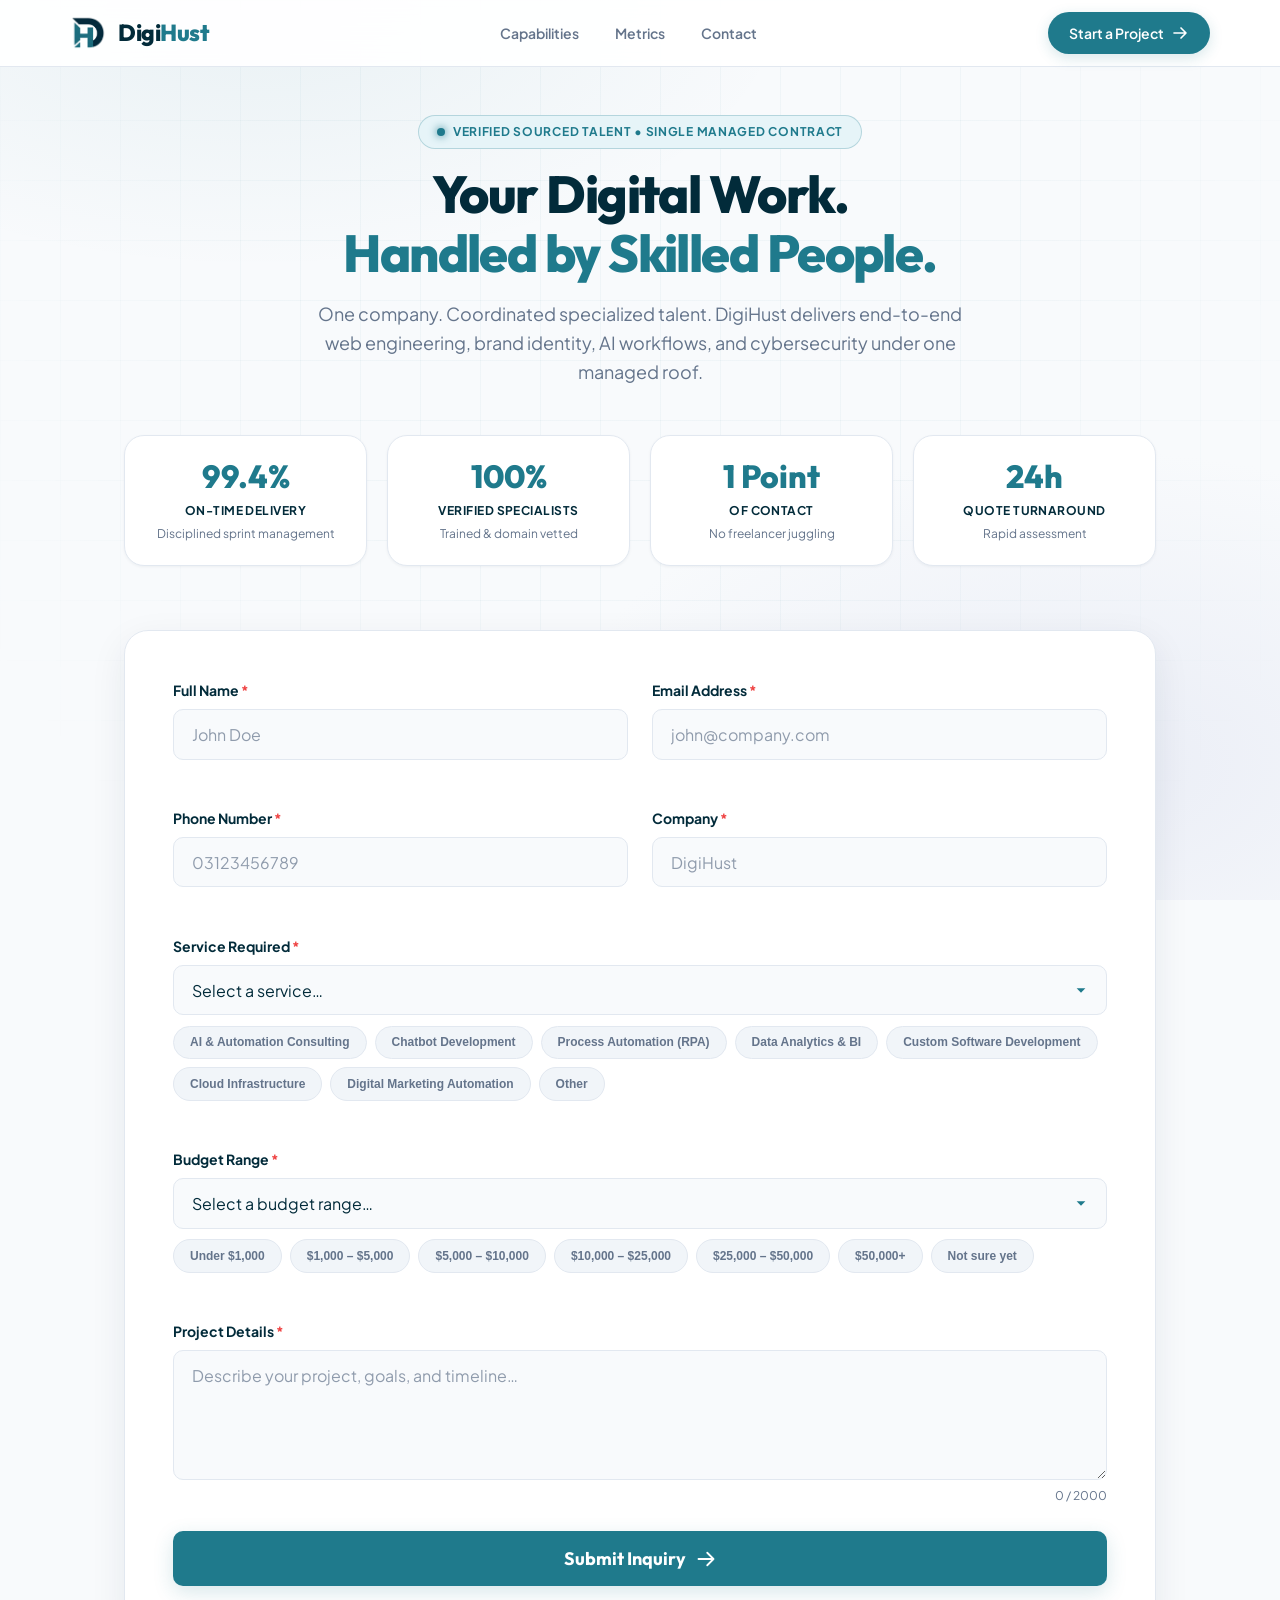
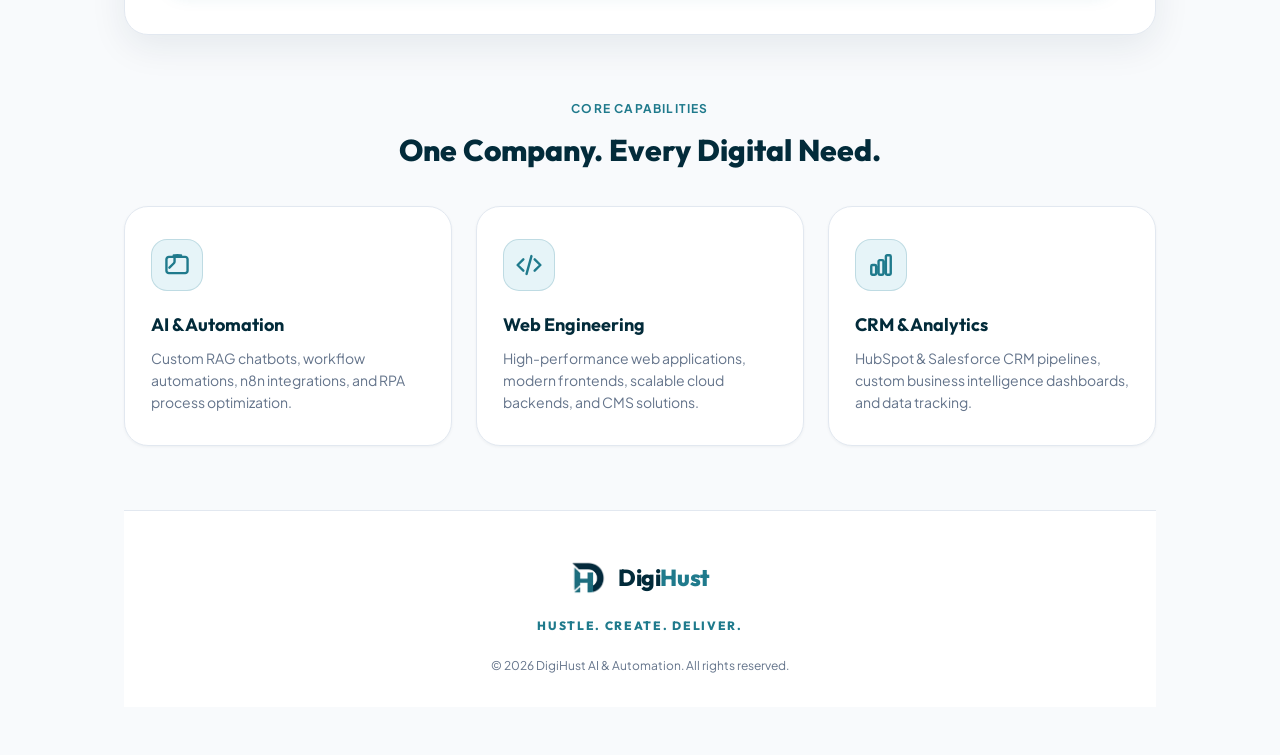
<file: index.html>
<!DOCTYPE html>
<html lang="en">
<head>
  <meta charset="UTF-8">
  <meta name="viewport" content="width=device-width, initial-scale=1.0">
  <meta name="description" content="Get a free consultation from DigiHust AI & Automation. Submit your project details and our team will respond within 24 hours.">
  <title>Get Started — DigiHust AI & Automation</title>
  
  <!-- Favicon -->
  <link rel="icon" type="image/png" href="frontend/assets/favicon.png">
  <link rel="shortcut icon" href="frontend/assets/favicon.ico">
  
  <!-- Fonts -->
  <link rel="preconnect" href="https://fonts.googleapis.com">
  <link rel="preconnect" href="https://fonts.gstatic.com" crossorigin>
  <link href="https://fonts.googleapis.com/css2?family=Outfit:wght@500;600;700;800&family=Plus+Jakarta+Sans:wght@400;500;600;700;800&display=swap" rel="stylesheet">
  
  <!-- Styles -->
  <link rel="stylesheet" href="frontend/css/styles.css">
</head>
<body>

  <!-- Background decorations -->
  <div class="bg-mesh" aria-hidden="true"></div>
  <div class="bg-grid" aria-hidden="true"></div>

  <!-- Top Navbar -->
  <nav class="navbar">
    <div class="nav-container">
      <a href="https://www.digihust.tech/" class="brand-logo" aria-label="DigiHust Homepage" target="_blank" rel="noopener noreferrer">
        <img src="frontend/assets/logo.png" alt="DigiHust Logo" class="brand-logo-img">
        <span class="brand-name">Digi<span>Hust</span></span>
      </a>

      <ul class="nav-links">
        <li><a href="#services" class="nav-link">Capabilities</a></li>
        <li><a href="#metrics" class="nav-link">Metrics</a></li>
        <li><a href="#contact" class="nav-link">Contact</a></li>
      </ul>

      <a href="https://www.digihust.tech/" class="nav-cta" target="_blank" rel="noopener noreferrer">
        Start a Project
        <svg xmlns="http://www.w3.org/2000/svg" viewBox="0 0 24 24" fill="none" stroke="currentColor"><path stroke-linecap="round" stroke-linejoin="round" d="M13.5 4.5L21 12m0 0l-7.5 7.5M21 12H3"/></svg>
      </a>
    </div>
  </nav>

  <!-- Main Container -->
  <main class="container" id="contact">

    <!-- Hero Section -->
    <section class="hero" aria-label="Introduction">
      <div class="badge-wrapper">
        <div class="hero-badge">
          <span class="badge-dot"></span>
          VERIFIED SOURCED TALENT • SINGLE MANAGED CONTRACT
        </div>
      </div>
      <h1 class="hero-title">Your Digital Work. <br><span class="highlight-text">Handled by Skilled People.</span></h1>
      <p class="hero-subtitle">One company. Coordinated specialized talent. DigiHust delivers end-to-end web engineering, brand identity, AI workflows, and cybersecurity under one managed roof.</p>
    </section>

    <!-- Metrics Stats Section -->
    <section class="stats-grid" id="metrics" aria-label="Company Statistics">
      <div class="stat-card">
        <div class="stat-number">99.4%</div>
        <div class="stat-label">On-Time Delivery</div>
        <div class="stat-subtext">Disciplined sprint management</div>
      </div>
      <div class="stat-card">
        <div class="stat-number">100%</div>
        <div class="stat-label">Verified Specialists</div>
        <div class="stat-subtext">Trained &amp; domain vetted</div>
      </div>
      <div class="stat-card">
        <div class="stat-number">1 Point</div>
        <div class="stat-label">Of Contact</div>
        <div class="stat-subtext">No freelancer juggling</div>
      </div>
      <div class="stat-card">
        <div class="stat-number">24h</div>
        <div class="stat-label">Quote Turnaround</div>
        <div class="stat-subtext">Rapid assessment</div>
      </div>
    </section>

    <!-- Lead Form Container -->
    <div class="form-wrapper">
      <form id="leadForm" class="lead-form" novalidate autocomplete="on">

        <!-- Name -->
        <div class="form-group" id="group-name">
          <label for="name" class="form-label">
            Full Name <span class="required" aria-label="required">*</span>
          </label>
          <input
            type="text"
            id="name"
            name="name"
            class="form-input"
            placeholder="John Doe"
            autocomplete="name"
            required
            minlength="2"
            maxlength="100"
          >
          <span class="form-error" id="error-name" role="alert"></span>
        </div>

        <!-- Email -->
        <div class="form-group" id="group-email">
          <label for="email" class="form-label">
            Email Address <span class="required" aria-label="required">*</span>
          </label>
          <input
            type="email"
            id="email"
            name="email"
            class="form-input"
            placeholder="john@company.com"
            autocomplete="email"
            required
          >
          <span class="form-error" id="error-email" role="alert"></span>
        </div>

        <!-- Phone -->
        <div class="form-group" id="group-phone">
          <label for="phone" class="form-label">
            Phone Number <span class="required" aria-label="required">*</span>
          </label>
          <input
            type="tel"
            id="phone"
            name="phone"
            class="form-input"
            placeholder="03123456789"
            autocomplete="tel"
            required
          >
          <span class="form-error" id="error-phone" role="alert"></span>
        </div>

        <!-- Company -->
        <div class="form-group" id="group-company">
          <label for="company" class="form-label">
            Company <span class="required" aria-label="required">*</span>
          </label>
          <input
            type="text"
            id="company"
            name="company"
            class="form-input"
            placeholder="DigiHust"
            autocomplete="organization"
            required
            maxlength="200"
          >
          <span class="form-error" id="error-company" role="alert"></span>
        </div>

        <!-- Service Required -->
        <div class="form-group form-group-full" id="group-service">
          <label for="service" class="form-label">
            Service Required <span class="required" aria-label="required">*</span>
          </label>
          <select id="service" name="service" class="form-input form-select" required>
            <option value="" disabled selected>Select a service…</option>
          </select>
          <div class="pills-container" id="service-pills">
            <!-- Dynamic pills inserted via JS -->
          </div>
          <span class="form-error" id="error-service" role="alert"></span>
        </div>

        <!-- Budget -->
        <div class="form-group form-group-full" id="group-budget">
          <label for="budget" class="form-label">
            Budget Range <span class="required" aria-label="required">*</span>
          </label>
          <select id="budget" name="budget" class="form-input form-select" required>
            <option value="" disabled selected>Select a budget range…</option>
          </select>
          <div class="pills-container" id="budget-pills">
            <!-- Dynamic pills inserted via JS -->
          </div>
          <span class="form-error" id="error-budget" role="alert"></span>
        </div>

        <!-- Message -->
        <div class="form-group form-group-full" id="group-message">
          <label for="message" class="form-label">
            Project Details <span class="required" aria-label="required">*</span>
          </label>
          <textarea
            id="message"
            name="message"
            class="form-input form-textarea"
            placeholder="Describe your project, goals, and timeline…"
            required
            maxlength="2000"
            rows="4"
          ></textarea>
          <div class="form-meta">
            <span class="form-error" id="error-message" role="alert"></span>
            <span class="char-count" id="message-count">0 / 2000</span>
          </div>
        </div>

        <!-- Submit Button -->
        <div class="form-group form-group-full">
          <button type="submit" id="submitBtn" class="btn btn-primary">
            <span class="btn-text">Submit Inquiry</span>
            <svg class="btn-icon-svg" xmlns="http://www.w3.org/2000/svg" viewBox="0 0 24 24" fill="none" stroke="currentColor"><path stroke-linecap="round" stroke-linejoin="round" d="M13.5 4.5L21 12m0 0l-7.5 7.5M21 12H3"/></svg>
            <span class="btn-loader" aria-hidden="true">
              <span class="spinner"></span>
              Processing Lead…
            </span>
          </button>
        </div>
      </form>

      <!-- Success Panel -->
      <div id="successMessage" class="success-panel" hidden>
        <div class="success-badge" aria-hidden="true">
          <svg xmlns="http://www.w3.org/2000/svg" viewBox="0 0 24 24" fill="none" stroke="currentColor"><path stroke-linecap="round" stroke-linejoin="round" d="M4.5 12.75l6 6 9-13.5"/></svg>
        </div>
        <h2 class="success-title">Thank You!</h2>
        <p class="success-text">
          Your inquiry has been received. Our team is reviewing your project details
          and will respond within 24 hours.
        </p>
        <div class="success-ref-card">
          <div class="success-ref-label">Reference ID</div>
          <div class="success-ref-id" id="leadIdDisplay">LEAD-20260912-XXXX</div>
        </div>
        <div>
          <button type="button" id="newLeadBtn" class="btn btn-outline">Submit Another Inquiry</button>
        </div>
      </div>
    </div>

    <!-- Error Notification Banner (Hidden by default) -->
    <div id="errorBanner" class="error-banner" hidden role="alert">
      <svg class="error-banner-icon" xmlns="http://www.w3.org/2000/svg" viewBox="0 0 24 24" fill="none" stroke="currentColor"><circle cx="12" cy="12" r="10" stroke-width="2"/><path stroke-linecap="round" stroke-linejoin="round" stroke-width="2" d="M12 8v4m0 4h.01"/></svg>
      <div class="error-banner-content">
        <div class="error-banner-title">Submission Notice</div>
        <div id="errorBannerText" class="error-banner-text">Something went wrong. Please try again.</div>
      </div>
      <button type="button" id="errorBannerClose" class="error-banner-close" aria-label="Dismiss">&times;</button>
    </div>

    <!-- Capabilities Section -->
    <section class="capabilities" id="services" aria-label="Core Capabilities">
      <div class="section-tag">CORE CAPABILITIES</div>
      <h2 class="section-title">One Company. Every Digital Need.</h2>
      
      <div class="cards-grid">
        <div class="feature-card">
          <div class="feature-icon-wrapper">
            <svg xmlns="http://www.w3.org/2000/svg" viewBox="0 0 24 24" fill="none" stroke="currentColor"><path stroke-linecap="round" stroke-linejoin="round" d="M9.75 3.104v5.714a2.25 2.25 0 01-.659 1.591L5 14.5M9.75 3.104c-.251.037-.501.087-.75.15m.75-.15a15.77 15.77 0 015.25 0m-5.25 0c.057.172.106.347.147.525m5.103-.525c.25.037.5.087.75.15m-.75-.15a15.77 15.77 0 00-5.25 0m5.25 0c-.057.172-.106.347-.147.525M4.5 19.5h15a2.25 2.25 0 002.25-2.25V6.75A2.25 2.25 0 0019.5 4.5h-15a2.25 2.25 0 00-2.25 2.25v10.5A2.25 2.25 0 004.5 19.5z"/></svg>
          </div>
          <h3 class="feature-title">AI &amp; Automation</h3>
          <p class="feature-desc">Custom RAG chatbots, workflow automations, n8n integrations, and RPA process optimization.</p>
        </div>
        <div class="feature-card">
          <div class="feature-icon-wrapper">
            <svg xmlns="http://www.w3.org/2000/svg" viewBox="0 0 24 24" fill="none" stroke="currentColor"><path stroke-linecap="round" stroke-linejoin="round" d="M17.25 6.75L22.5 12l-5.25 5.25m-10.5 0L1.5 12l5.25-5.25m7.5-3l-4.5 16.5"/></svg>
          </div>
          <h3 class="feature-title">Web Engineering</h3>
          <p class="feature-desc">High-performance web applications, modern frontends, scalable cloud backends, and CMS solutions.</p>
        </div>
        <div class="feature-card">
          <div class="feature-icon-wrapper">
            <svg xmlns="http://www.w3.org/2000/svg" viewBox="0 0 24 24" fill="none" stroke="currentColor"><path stroke-linecap="round" stroke-linejoin="round" d="M3 13.125C3 12.504 3.504 12 4.125 12h2.25c.621 0 1.125.504 1.125 1.125v6.75C7.5 20.496 6.996 21 6.375 21h-2.25A1.125 1.125 0 013 19.875v-6.75zM9.75 8.625c0-.621.504-1.125 1.125-1.125h2.25c.621 0 1.125.504 1.125 1.125v11.25c0 .621-.504 1.125-1.125 1.125h-2.25a1.125 1.125 0 01-1.125-1.125V8.625zM16.5 4.125c0-.621.504-1.125 1.125-1.125h2.25C20.496 3 21 3.504 21 4.125v15.75c0 .621-.504 1.125-1.125 1.125h-2.25a1.125 1.125 0 01-1.125-1.125V4.125z"/></svg>
          </div>
          <h3 class="feature-title">CRM &amp; Analytics</h3>
          <p class="feature-desc">HubSpot &amp; Salesforce CRM pipelines, custom business intelligence dashboards, and data tracking.</p>
        </div>
      </div>
    </section>

    <!-- Footer -->
    <footer class="footer">
      <div class="footer-content">
        <a href="https://www.digihust.tech/" class="brand-logo" target="_blank" rel="noopener noreferrer">
          <img src="frontend/assets/logo.png" alt="DigiHust Logo" class="brand-logo-img">
          <span class="brand-name">Digi<span>Hust</span></span>
        </a>
        <div class="footer-slogan">HUSTLE. CREATE. DELIVER.</div>
        <p class="footer-copy">&copy; 2026 DigiHust AI &amp; Automation. All rights reserved.</p>
      </div>
    </footer>
  </main>

  <!-- Scripts -->
  <script src="frontend/js/config.js"></script>
  <script src="frontend/js/app.js"></script>
</body>
</html>
</file>
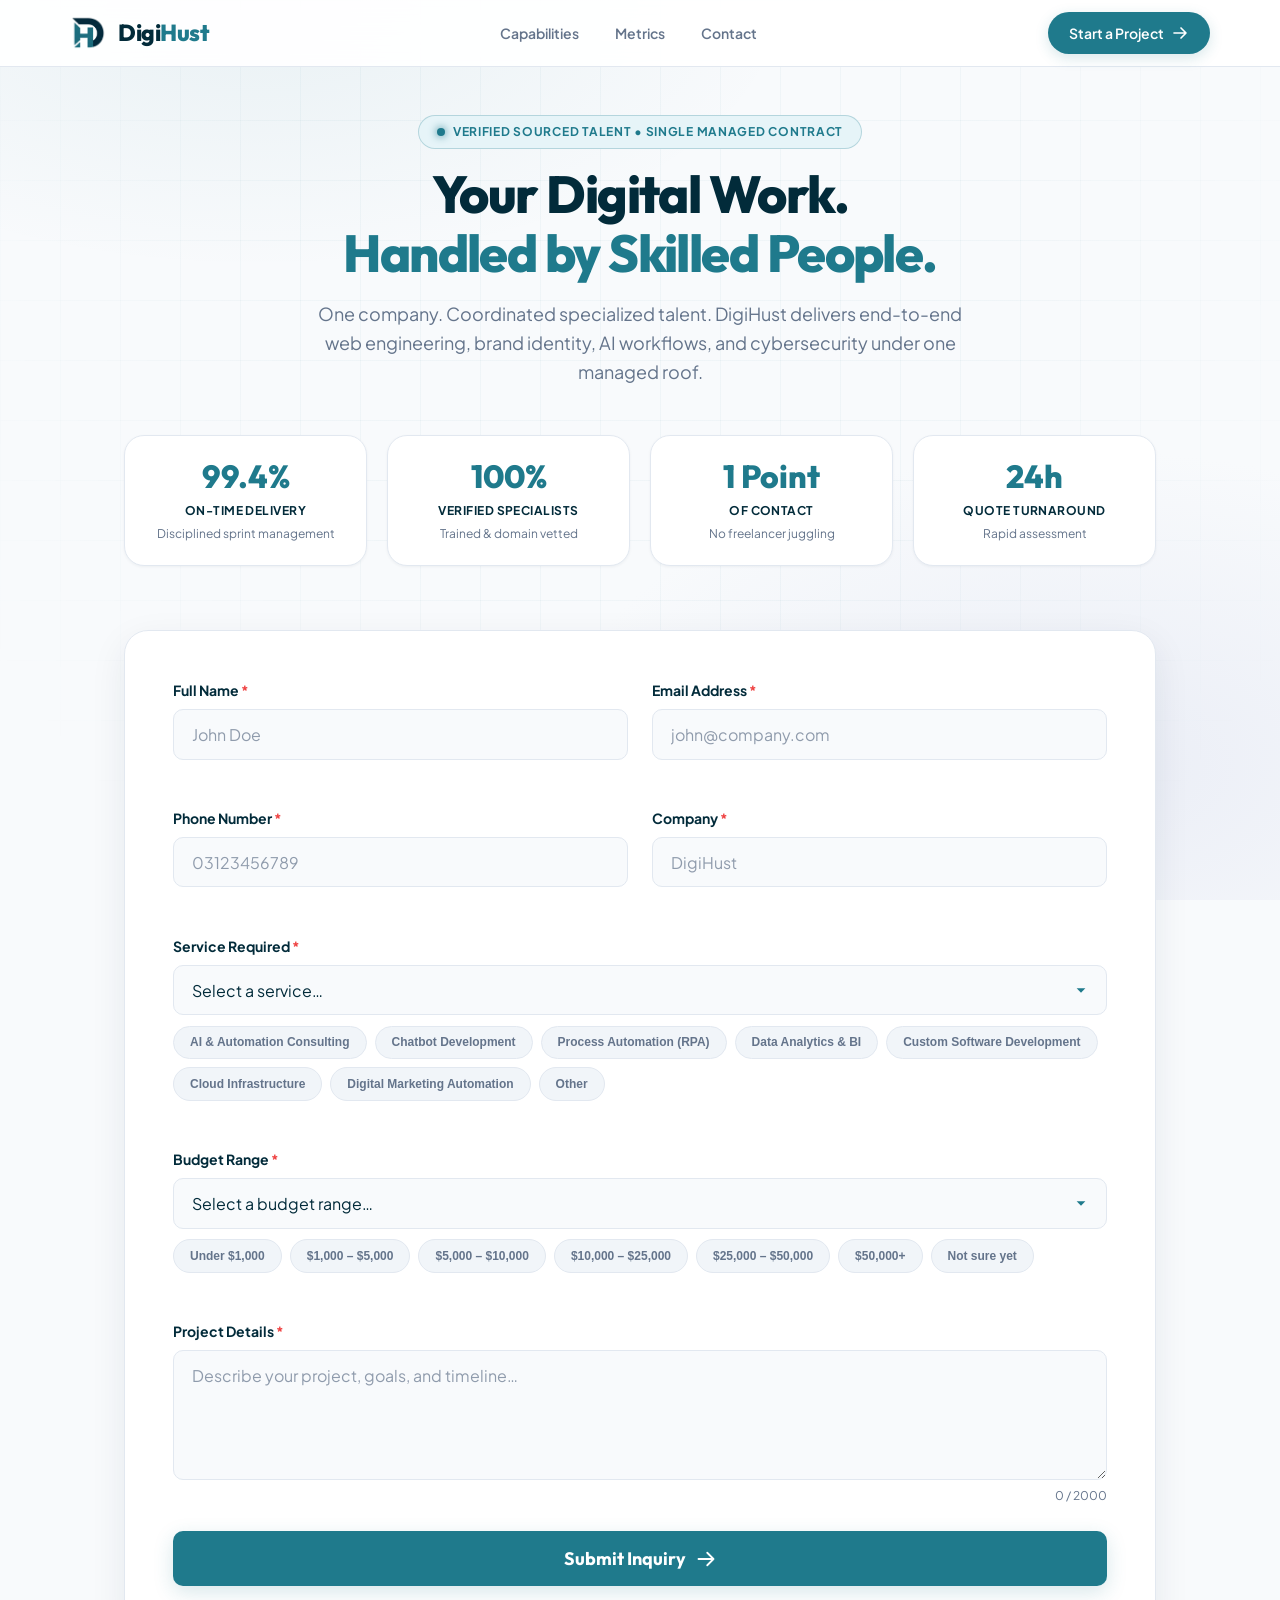
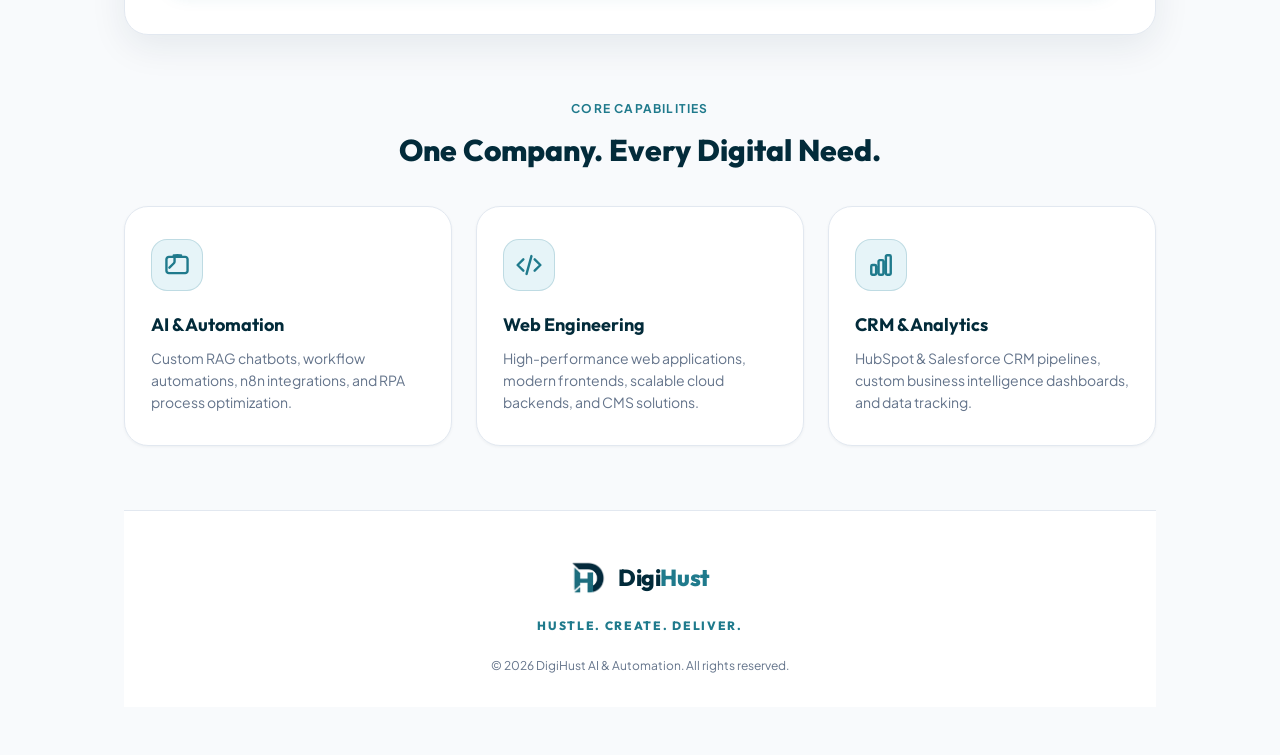
<file: frontend/index.html>
<!DOCTYPE html>
<html lang="en">
<head>
  <meta charset="UTF-8">
  <meta name="viewport" content="width=device-width, initial-scale=1.0">
  <meta name="description" content="Get a free consultation from DigiHust AI & Automation. Submit your project details and our team will respond within 24 hours.">
  <title>Get Started — DigiHust AI & Automation</title>
  
  <!-- Favicon -->
  <link rel="icon" type="image/png" href="assets/favicon.png">
  <link rel="shortcut icon" href="assets/favicon.ico">
  
  <!-- Fonts -->
  <link rel="preconnect" href="https://fonts.googleapis.com">
  <link rel="preconnect" href="https://fonts.gstatic.com" crossorigin>
  <link href="https://fonts.googleapis.com/css2?family=Outfit:wght@500;600;700;800&family=Plus+Jakarta+Sans:wght@400;500;600;700;800&display=swap" rel="stylesheet">
  
  <!-- Styles -->
  <link rel="stylesheet" href="css/styles.css">
</head>
<body>

  <!-- Background decorations -->
  <div class="bg-mesh" aria-hidden="true"></div>
  <div class="bg-grid" aria-hidden="true"></div>

  <!-- ── Top Navbar ─────────────────────────────────────────── -->
  <nav class="navbar">
    <div class="nav-container">
      <a href="https://www.digihust.tech/" class="brand-logo" aria-label="DigiHust Homepage" target="_blank" rel="noopener noreferrer">
        <img src="assets/logo.png" alt="DigiHust Logo" class="brand-logo-img">
        <span class="brand-name">Digi<span>Hust</span></span>
      </a>

      <ul class="nav-links">
        <li><a href="#services" class="nav-link">Capabilities</a></li>
        <li><a href="#metrics" class="nav-link">Metrics</a></li>
        <li><a href="#contact" class="nav-link">Contact</a></li>
      </ul>

      <a href="https://www.digihust.tech/" class="nav-cta" target="_blank" rel="noopener noreferrer">
        Start a Project
        <svg xmlns="http://www.w3.org/2000/svg" viewBox="0 0 24 24" fill="none" stroke="currentColor"><path stroke-linecap="round" stroke-linejoin="round" d="M13.5 4.5L21 12m0 0l-7.5 7.5M21 12H3"/></svg>
      </a>
    </div>
  </nav>

  <!-- ── Main Container ────────────────────────────────────── -->
  <main class="container" id="contact">

    <!-- Hero Section -->
    <section class="hero" aria-label="Introduction">
      <div class="badge-wrapper">
        <div class="hero-badge">
          <span class="badge-dot"></span>
          VERIFIED SOURCED TALENT • SINGLE MANAGED CONTRACT
        </div>
      </div>
      <h1 class="hero-title">Your Digital Work. <br><span class="highlight-text">Handled by Skilled People.</span></h1>
      <p class="hero-subtitle">One company. Coordinated specialized talent. DigiHust delivers end-to-end web engineering, brand identity, AI workflows, and cybersecurity under one managed roof.</p>
    </section>

    <!-- ── Metrics Stats Section ────────────────────────────── -->
    <section class="stats-grid" id="metrics" aria-label="Company Statistics">
      <div class="stat-card">
        <div class="stat-number">99.4%</div>
        <div class="stat-label">On-Time Delivery</div>
        <div class="stat-subtext">Disciplined sprint management</div>
      </div>
      <div class="stat-card">
        <div class="stat-number">100%</div>
        <div class="stat-label">Verified Specialists</div>
        <div class="stat-subtext">Trained &amp; domain vetted</div>
      </div>
      <div class="stat-card">
        <div class="stat-number">1 Point</div>
        <div class="stat-label">Of Contact</div>
        <div class="stat-subtext">No freelancer juggling</div>
      </div>
      <div class="stat-card">
        <div class="stat-number">24h</div>
        <div class="stat-label">Quote Turnaround</div>
        <div class="stat-subtext">Rapid assessment</div>
      </div>
    </section>

    <!-- ── Lead Form Container ──────────────────────────────── -->
    <div class="form-wrapper">
      <form id="leadForm" class="lead-form" novalidate autocomplete="on">

        <!-- Name -->
        <div class="form-group" id="group-name">
          <label for="name" class="form-label">
            Full Name <span class="required" aria-label="required">*</span>
          </label>
          <input
            type="text"
            id="name"
            name="name"
            class="form-input"
            placeholder="John Doe"
            autocomplete="name"
            required
            minlength="2"
            maxlength="100"
          >
          <span class="form-error" id="error-name" role="alert"></span>
        </div>

        <!-- Email -->
        <div class="form-group" id="group-email">
          <label for="email" class="form-label">
            Email Address <span class="required" aria-label="required">*</span>
          </label>
          <input
            type="email"
            id="email"
            name="email"
            class="form-input"
            placeholder="john@company.com"
            autocomplete="email"
            required
          >
          <span class="form-error" id="error-email" role="alert"></span>
        </div>

        <!-- Phone -->
        <div class="form-group" id="group-phone">
          <label for="phone" class="form-label">
            Phone Number <span class="required" aria-label="required">*</span>
          </label>
          <input
            type="tel"
            id="phone"
            name="phone"
            class="form-input"
            placeholder="03123456789"
            autocomplete="tel"
            required
          >
          <span class="form-error" id="error-phone" role="alert"></span>
        </div>

        <!-- Company -->
        <div class="form-group" id="group-company">
          <label for="company" class="form-label">
            Company <span class="required" aria-label="required">*</span>
          </label>
          <input
            type="text"
            id="company"
            name="company"
            class="form-input"
            placeholder="DigiHust"
            autocomplete="organization"
            required
            maxlength="200"
          >
          <span class="form-error" id="error-company" role="alert"></span>
        </div>

        <!-- Service Required -->
        <div class="form-group form-group-full" id="group-service">
          <label for="service" class="form-label">
            Service Required <span class="required" aria-label="required">*</span>
          </label>
          <select id="service" name="service" class="form-input form-select" required>
            <option value="" disabled selected>Select a service…</option>
          </select>
          <div class="pills-container" id="service-pills">
            <!-- Dynamic pills inserted via JS -->
          </div>
          <span class="form-error" id="error-service" role="alert"></span>
        </div>

        <!-- Budget -->
        <div class="form-group form-group-full" id="group-budget">
          <label for="budget" class="form-label">
            Budget Range <span class="required" aria-label="required">*</span>
          </label>
          <select id="budget" name="budget" class="form-input form-select" required>
            <option value="" disabled selected>Select a budget range…</option>
          </select>
          <div class="pills-container" id="budget-pills">
            <!-- Dynamic pills inserted via JS -->
          </div>
          <span class="form-error" id="error-budget" role="alert"></span>
        </div>

        <!-- Message -->
        <div class="form-group form-group-full" id="group-message">
          <label for="message" class="form-label">
            Project Details <span class="required" aria-label="required">*</span>
          </label>
          <textarea
            id="message"
            name="message"
            class="form-input form-textarea"
            placeholder="Describe your project, goals, and timeline…"
            required
            maxlength="2000"
            rows="4"
          ></textarea>
          <div class="form-meta">
            <span class="form-error" id="error-message" role="alert"></span>
            <span class="char-count" id="message-count">0 / 2000</span>
          </div>
        </div>

        <!-- Submit Button -->
        <div class="form-group form-group-full">
          <button type="submit" id="submitBtn" class="btn btn-primary">
            <span class="btn-text">Submit Inquiry</span>
            <svg class="btn-icon-svg" xmlns="http://www.w3.org/2000/svg" viewBox="0 0 24 24" fill="none" stroke="currentColor"><path stroke-linecap="round" stroke-linejoin="round" d="M13.5 4.5L21 12m0 0l-7.5 7.5M21 12H3"/></svg>
            <span class="btn-loader" aria-hidden="true">
              <span class="spinner"></span>
              Processing Lead…
            </span>
          </button>
        </div>
      </form>

      <!-- ── Success Panel ─────────────────────────────────── -->
      <div id="successMessage" class="success-panel" hidden>
        <div class="success-badge" aria-hidden="true">
          <svg xmlns="http://www.w3.org/2000/svg" viewBox="0 0 24 24" fill="none" stroke="currentColor"><path stroke-linecap="round" stroke-linejoin="round" d="M4.5 12.75l6 6 9-13.5"/></svg>
        </div>
        <h2 class="success-title">Thank You!</h2>
        <p class="success-text">
          Your inquiry has been received. Our team is reviewing your project details
          and will respond within 24 hours.
        </p>
        <div class="success-ref-card">
          <div class="success-ref-label">Reference ID</div>
          <div class="success-ref-id" id="leadIdDisplay">LEAD-20260912-XXXX</div>
        </div>
        <div>
          <button type="button" id="newLeadBtn" class="btn btn-outline">Submit Another Inquiry</button>
        </div>
      </div>
    </div>

    <!-- ── Error Notification Banner (Hidden by default) ─────── -->
    <div id="errorBanner" class="error-banner" hidden role="alert">
      <svg class="error-banner-icon" xmlns="http://www.w3.org/2000/svg" viewBox="0 0 24 24" fill="none" stroke="currentColor"><circle cx="12" cy="12" r="10" stroke-width="2"/><path stroke-linecap="round" stroke-linejoin="round" stroke-width="2" d="M12 8v4m0 4h.01"/></svg>
      <div class="error-banner-content">
        <div class="error-banner-title">Submission Notice</div>
        <div id="errorBannerText" class="error-banner-text">Something went wrong. Please try again.</div>
      </div>
      <button type="button" id="errorBannerClose" class="error-banner-close" aria-label="Dismiss">&times;</button>
    </div>

    <!-- ── Capabilities Section ────────────────────────────── -->
    <section class="capabilities" id="services" aria-label="Core Capabilities">
      <div class="section-tag">CORE CAPABILITIES</div>
      <h2 class="section-title">One Company. Every Digital Need.</h2>
      
      <div class="cards-grid">
        <div class="feature-card">
          <div class="feature-icon-wrapper">
            <svg xmlns="http://www.w3.org/2000/svg" viewBox="0 0 24 24" fill="none" stroke="currentColor"><path stroke-linecap="round" stroke-linejoin="round" d="M9.75 3.104v5.714a2.25 2.25 0 01-.659 1.591L5 14.5M9.75 3.104c-.251.037-.501.087-.75.15m.75-.15a15.77 15.77 0 015.25 0m-5.25 0c.057.172.106.347.147.525m5.103-.525c.25.037.5.087.75.15m-.75-.15a15.77 15.77 0 00-5.25 0m5.25 0c-.057.172-.106.347-.147.525M4.5 19.5h15a2.25 2.25 0 002.25-2.25V6.75A2.25 2.25 0 0019.5 4.5h-15a2.25 2.25 0 00-2.25 2.25v10.5A2.25 2.25 0 004.5 19.5z"/></svg>
          </div>
          <h3 class="feature-title">AI &amp; Automation</h3>
          <p class="feature-desc">Custom RAG chatbots, workflow automations, n8n integrations, and RPA process optimization.</p>
        </div>
        <div class="feature-card">
          <div class="feature-icon-wrapper">
            <svg xmlns="http://www.w3.org/2000/svg" viewBox="0 0 24 24" fill="none" stroke="currentColor"><path stroke-linecap="round" stroke-linejoin="round" d="M17.25 6.75L22.5 12l-5.25 5.25m-10.5 0L1.5 12l5.25-5.25m7.5-3l-4.5 16.5"/></svg>
          </div>
          <h3 class="feature-title">Web Engineering</h3>
          <p class="feature-desc">High-performance web applications, modern frontends, scalable cloud backends, and CMS solutions.</p>
        </div>
        <div class="feature-card">
          <div class="feature-icon-wrapper">
            <svg xmlns="http://www.w3.org/2000/svg" viewBox="0 0 24 24" fill="none" stroke="currentColor"><path stroke-linecap="round" stroke-linejoin="round" d="M3 13.125C3 12.504 3.504 12 4.125 12h2.25c.621 0 1.125.504 1.125 1.125v6.75C7.5 20.496 6.996 21 6.375 21h-2.25A1.125 1.125 0 013 19.875v-6.75zM9.75 8.625c0-.621.504-1.125 1.125-1.125h2.25c.621 0 1.125.504 1.125 1.125v11.25c0 .621-.504 1.125-1.125 1.125h-2.25a1.125 1.125 0 01-1.125-1.125V8.625zM16.5 4.125c0-.621.504-1.125 1.125-1.125h2.25C20.496 3 21 3.504 21 4.125v15.75c0 .621-.504 1.125-1.125 1.125h-2.25a1.125 1.125 0 01-1.125-1.125V4.125z"/></svg>
          </div>
          <h3 class="feature-title">CRM &amp; Analytics</h3>
          <p class="feature-desc">HubSpot &amp; Salesforce CRM pipelines, custom business intelligence dashboards, and data tracking.</p>
        </div>
      </div>
    </section>

    <!-- Footer -->
    <footer class="footer">
      <div class="footer-content">
        <a href="https://www.digihust.tech/" class="brand-logo" target="_blank" rel="noopener noreferrer">
          <img src="assets/logo.png" alt="DigiHust Logo" class="brand-logo-img">
          <span class="brand-name">Digi<span>Hust</span></span>
        </a>
        <div class="footer-slogan">HUSTLE. CREATE. DELIVER.</div>
        <p class="footer-copy">&copy; 2026 DigiHust AI &amp; Automation. All rights reserved.</p>
      </div>
    </footer>
  </main>

  <!-- Scripts -->
  <script src="js/config.js"></script>
  <script src="js/app.js"></script>
</body>
</html>
</file>
<file: frontend/css/styles.css>
/* ============================================================
   DigiHust Lead Management System — Design System & Light Theme
   Authentic Brand Theme matching www.digihust.tech:
   Clean Light Background (#F8FAFC), Deep Navy (#022B3A), 
   Sea Teal (#1F7A8C), Cool Mist (#EFF1F5), White (#FFFFFF)
   ============================================================ */

/* ── CSS Custom Properties (Design Tokens) ─────────────────── */
:root {
  /* Brand Color Palette */
  --color-deep-navy:         #022B3A;
  --color-sea-teal:          #1F7A8C;
  --color-sea-teal-hover:    #165E6D;
  --color-sea-teal-glow:     rgba(31, 122, 140, 0.18);
  --color-sea-teal-light:    #E6F4F8;
  --color-soft-periwinkle:   #E1E5F2;
  --color-cool-mist:         #EFF1F5;
  --color-white:             #FFFFFF;

  /* UI Functional Light Colors */
  --color-bg:                #F8FAFC;
  --color-bg-secondary:      #F1F5F9;
  --color-surface:           #FFFFFF;
  --color-surface-card:      #FFFFFF;
  --color-surface-hover:     #F8FAFC;
  --color-border:            #E2E8F0;
  --color-border-hover:      #CBD5E1;
  --color-border-focus:      #1F7A8C;
  --color-text:              #334155;
  --color-text-muted:        #64748B;
  --color-text-heading:      #022B3A;
  --color-primary:           #1F7A8C;
  --color-primary-hover:     #165E6D;
  --color-accent:            #0EA5E9;
  --color-success:           #10B981;
  --color-success-bg:        #ECFDF5;
  --color-error:             #EF4444;
  --color-error-bg:          #FEF2F2;
  --color-warning:           #F59E0B;

  /* Typography */
  --font-family:    'Plus Jakarta Sans', 'Inter', -apple-system, BlinkMacSystemFont, sans-serif;
  --font-heading:   'Outfit', 'Plus Jakarta Sans', sans-serif;
  --font-size-xs:   0.75rem;
  --font-size-sm:   0.875rem;
  --font-size-base: 1rem;
  --font-size-lg:   1.125rem;
  --font-size-xl:   1.375rem;
  --font-size-2xl:  1.875rem;
  --font-size-3xl:  2.5rem;
  --font-size-4xl:  3.25rem;
  --line-height:    1.6;

  /* Spacing */
  --space-xs: 0.25rem;
  --space-sm: 0.5rem;
  --space-md: 1rem;
  --space-lg: 1.5rem;
  --space-xl: 2rem;
  --space-2xl: 3rem;
  --space-3xl: 4rem;

  /* Borders & Radius */
  --radius-sm: 0.375rem;
  --radius-md: 0.625rem;
  --radius-lg: 1rem;
  --radius-xl: 1.25rem;
  --radius-2xl: 1.5rem;
  --radius-full: 9999px;

  /* Transitions */
  --transition-fast: 150ms cubic-bezier(0.4, 0, 0.2, 1);
  --transition-base: 250ms cubic-bezier(0.4, 0, 0.2, 1);
  --transition-smooth: 350ms cubic-bezier(0.16, 1, 0.3, 1);

  /* Shadows & Effects */
  --shadow-sm:   0 1px 3px rgba(2, 43, 58, 0.05);
  --shadow-md:   0 4px 12px rgba(2, 43, 58, 0.06);
  --shadow-lg:   0 12px 36px rgba(2, 43, 58, 0.08);
  --shadow-glow: 0 0 25px var(--color-sea-teal-glow);
}


/* ── Crucial HTML Hidden Override ───────────────────────────── */
[hidden] {
  display: none !important;
}


/* ── Reset & Base ──────────────────────────────────────────── */
*,
*::before,
*::after {
  margin: 0;
  padding: 0;
  box-sizing: border-box;
}

html {
  font-size: 16px;
  scroll-behavior: smooth;
  -webkit-font-smoothing: antialiased;
  -moz-osx-font-smoothing: grayscale;
}

body {
  font-family: var(--font-family);
  font-size: var(--font-size-base);
  line-height: var(--line-height);
  color: var(--color-text);
  background: var(--color-bg);
  min-height: 100vh;
  overflow-x: hidden;
  position: relative;
}


/* ── Background Decorations ────────────────────────────────── */
.bg-mesh {
  position: fixed;
  inset: 0;
  z-index: -2;
  background:
    radial-gradient(ellipse 70% 50% at 20% 0%, rgba(31, 122, 140, 0.07) 0%, transparent 60%),
    radial-gradient(ellipse 60% 50% at 85% 85%, rgba(225, 229, 242, 0.6) 0%, transparent 70%),
    #F8FAFC;
}

.bg-grid {
  position: fixed;
  inset: 0;
  z-index: -1;
  background-image:
    linear-gradient(rgba(31, 122, 140, 0.04) 1px, transparent 1px),
    linear-gradient(90deg, rgba(31, 122, 140, 0.04) 1px, transparent 1px);
  background-size: 60px 60px;
  mask-image: radial-gradient(circle at 50% 30%, black 40%, transparent 85%);
}


/* ── Top Navigation Bar ───────────────────────────────────── */
.navbar {
  position: sticky;
  top: 0;
  z-index: 100;
  background: rgba(255, 255, 255, 0.92);
  backdrop-filter: blur(16px);
  -webkit-backdrop-filter: blur(16px);
  border-bottom: 1px solid var(--color-border);
  padding: 0.75rem 1.5rem;
}

.nav-container {
  max-width: 1140px;
  margin: 0 auto;
  display: flex;
  align-items: center;
  justify-content: space-between;
}

.brand-logo {
  display: flex;
  align-items: center;
  gap: 0.75rem;
  text-decoration: none;
}

.brand-logo-img {
  height: 36px;
  width: auto;
  object-fit: contain;
  transition: transform var(--transition-fast);
}

.brand-logo:hover .brand-logo-img {
  transform: scale(1.05);
}

.brand-name {
  font-family: var(--font-heading);
  font-size: 1.45rem;
  font-weight: 800;
  color: var(--color-deep-navy);
  letter-spacing: -0.02em;
}

.brand-name span {
  color: var(--color-sea-teal);
}

.nav-links {
  display: none;
  align-items: center;
  gap: 2.25rem;
  list-style: none;
}

.nav-link {
  color: var(--color-text-muted);
  text-decoration: none;
  font-size: var(--font-size-sm);
  font-weight: 600;
  transition: color var(--transition-fast);
}

.nav-link:hover {
  color: var(--color-deep-navy);
}

.nav-cta {
  display: inline-flex;
  align-items: center;
  gap: 0.5rem;
  padding: 0.6rem 1.35rem;
  background: var(--color-sea-teal);
  color: var(--color-white);
  font-size: var(--font-size-sm);
  font-weight: 600;
  border-radius: var(--radius-full);
  text-decoration: none;
  box-shadow: 0 4px 14px var(--color-sea-teal-glow);
  transition: var(--transition-smooth);
}

.nav-cta:hover {
  background: var(--color-sea-teal-hover);
  transform: translateY(-1px);
  box-shadow: 0 6px 20px rgba(31, 122, 140, 0.35);
}

.nav-cta svg {
  width: 16px;
  height: 16px;
  stroke-width: 2.5;
}

@media (min-width: 768px) {
  .nav-links { display: flex; }
}


/* ── Main Layout Container ────────────────────────────────── */
.container {
  max-width: 1080px;
  margin: 0 auto;
  padding: var(--space-2xl) var(--space-lg);
}


/* ── Hero Section ─────────────────────────────────────────── */
.hero {
  text-align: center;
  margin-bottom: var(--space-2xl);
  animation: fadeIn 600ms cubic-bezier(0.16, 1, 0.3, 1);
}

.badge-wrapper {
  display: flex;
  justify-content: center;
  margin-bottom: var(--space-md);
}

.hero-badge {
  display: inline-flex;
  align-items: center;
  gap: 0.5rem;
  padding: 0.4rem 1.1rem;
  background: var(--color-sea-teal-light);
  border: 1px solid rgba(31, 122, 140, 0.25);
  border-radius: var(--radius-full);
  color: var(--color-sea-teal);
  font-size: var(--font-size-xs);
  font-weight: 700;
  letter-spacing: 0.06em;
  text-transform: uppercase;
}

.badge-dot {
  width: 8px;
  height: 8px;
  border-radius: 50%;
  background: var(--color-sea-teal);
  box-shadow: 0 0 8px var(--color-sea-teal);
}

.hero-title {
  font-family: var(--font-heading);
  font-size: var(--font-size-3xl);
  font-weight: 800;
  color: var(--color-deep-navy);
  line-height: 1.15;
  letter-spacing: -0.03em;
  margin-bottom: var(--space-md);
}

.highlight-text {
  color: var(--color-sea-teal);
}

.hero-subtitle {
  color: var(--color-text-muted);
  font-size: var(--font-size-lg);
  max-width: 650px;
  margin: 0 auto;
  line-height: 1.6;
}

@media (min-width: 768px) {
  .hero-title { font-size: var(--font-size-4xl); }
}


/* ── Stats Grid ───────────────────────────────────────────── */
.stats-grid {
  display: grid;
  grid-template-columns: repeat(2, 1fr);
  gap: 1.25rem;
  margin-bottom: var(--space-3xl);
}

@media (min-width: 768px) {
  .stats-grid {
    grid-template-columns: repeat(4, 1fr);
  }
}

.stat-card {
  background: var(--color-white);
  border: 1px solid var(--color-border);
  border-radius: var(--radius-xl);
  padding: 1.35rem 1.1rem;
  text-align: center;
  box-shadow: var(--shadow-sm);
  transition: var(--transition-smooth);
}

.stat-card:hover {
  transform: translateY(-3px);
  border-color: rgba(31, 122, 140, 0.4);
  box-shadow: var(--shadow-md);
}

.stat-number {
  font-family: var(--font-heading);
  font-size: 2rem;
  font-weight: 800;
  color: var(--color-sea-teal);
  line-height: 1.2;
}

.stat-label {
  font-size: var(--font-size-xs);
  font-weight: 700;
  color: var(--color-deep-navy);
  margin-top: 0.35rem;
  text-transform: uppercase;
  letter-spacing: 0.04em;
}

.stat-subtext {
  font-size: 0.75rem;
  color: var(--color-text-muted);
  margin-top: 0.25rem;
}


/* ── Main Form Container ──────────────────────────────────── */
.form-wrapper {
  position: relative;
  margin-bottom: var(--space-3xl);
}

.lead-form {
  display: grid;
  grid-template-columns: 1fr;
  gap: var(--space-lg);
  background: var(--color-white);
  border: 1px solid var(--color-border);
  border-radius: var(--radius-2xl);
  padding: var(--space-xl);
  box-shadow: var(--shadow-lg);
  transition: var(--transition-base);
}

@media (min-width: 640px) {
  .lead-form {
    grid-template-columns: 1fr 1fr;
    padding: var(--space-2xl);
  }
  .form-group-full {
    grid-column: 1 / -1;
  }
}

.form-group {
  display: flex;
  flex-direction: column;
}

.form-label {
  font-size: var(--font-size-sm);
  font-weight: 700;
  color: var(--color-deep-navy);
  margin-bottom: var(--space-sm);
}

.required {
  color: var(--color-error);
  font-weight: 700;
}

.form-input {
  width: 100%;
  padding: 0.85rem 1.1rem;
  font-family: var(--font-family);
  font-size: var(--font-size-base);
  color: var(--color-deep-navy);
  background: #F8FAFC;
  border: 1px solid var(--color-border);
  border-radius: var(--radius-md);
  outline: none;
  transition: var(--transition-fast);
}

.form-input::placeholder {
  color: var(--color-text-muted);
  opacity: 0.7;
}

.form-input:focus {
  border-color: var(--color-sea-teal);
  box-shadow: 0 0 0 3px var(--color-sea-teal-glow);
  background: var(--color-white);
}

.form-input.invalid {
  border-color: var(--color-error);
  box-shadow: 0 0 0 3px rgba(239, 68, 68, 0.15);
}

.form-input.valid {
  border-color: var(--color-success);
}

.form-select {
  appearance: none;
  background-image: url("data:image/svg+xml,%3Csvg xmlns='http://www.w3.org/2000/svg' width='14' height='14' fill='%231F7A8C' viewBox='0 0 16 16'%3E%3Cpath d='M8 11L3 6h10z'/%3E%3C/svg%3E");
  background-repeat: no-repeat;
  background-position: right 1.1rem center;
  padding-right: 2.75rem;
  cursor: pointer;
}

.form-textarea {
  resize: vertical;
  min-height: 130px;
}


/* ── Interactive Selection Pills ───────────────────────────── */
.pills-container {
  display: flex;
  flex-wrap: wrap;
  gap: 0.5rem;
  margin-top: 0.65rem;
}

.pill-option {
  padding: 0.55rem 1rem;
  font-size: var(--font-size-xs);
  font-weight: 600;
  color: var(--color-text-muted);
  background: #F1F5F9;
  border: 1px solid var(--color-border);
  border-radius: var(--radius-full);
  cursor: pointer;
  user-select: none;
  transition: var(--transition-fast);
}

.pill-option:hover {
  border-color: var(--color-sea-teal);
  color: var(--color-deep-navy);
  background: var(--color-sea-teal-light);
}

.pill-option.active {
  background: var(--color-sea-teal);
  border-color: var(--color-sea-teal);
  color: var(--color-white);
  box-shadow: 0 3px 12px var(--color-sea-teal-glow);
}

.form-error {
  font-size: var(--font-size-xs);
  color: var(--color-error);
  min-height: 1.2rem;
  margin-top: var(--space-xs);
  display: block;
}

.form-meta {
  display: flex;
  justify-content: space-between;
  align-items: center;
  margin-top: var(--space-xs);
}

.char-count {
  font-size: var(--font-size-xs);
  color: var(--color-text-muted);
}


/* ── Submit Button ────────────────────────────────────────── */
.btn {
  display: inline-flex;
  align-items: center;
  justify-content: center;
  gap: 0.65rem;
  width: 100%;
  padding: 1rem 2rem;
  font-family: var(--font-heading);
  font-size: var(--font-size-lg);
  font-weight: 700;
  border-radius: var(--radius-md);
  cursor: pointer;
  border: none;
  outline: none;
  transition: var(--transition-smooth);
}

.btn-primary {
  background: var(--color-sea-teal);
  color: var(--color-white);
  box-shadow: 0 6px 20px var(--color-sea-teal-glow);
}

.btn-primary:hover:not(:disabled) {
  background: var(--color-sea-teal-hover);
  transform: translateY(-1px);
  box-shadow: 0 8px 24px rgba(31, 122, 140, 0.35);
}

.btn-primary:active:not(:disabled) {
  transform: translateY(0);
}

.btn:disabled {
  opacity: 0.6;
  cursor: not-allowed;
}

.btn-icon-svg {
  width: 20px;
  height: 20px;
  stroke: currentColor;
  stroke-width: 2.2;
  fill: none;
  transition: transform var(--transition-fast);
}

.btn-primary:hover .btn-icon-svg {
  transform: translateX(4px);
}

.btn-loader {
  display: none;
  align-items: center;
  gap: 0.5rem;
}

.btn.loading .btn-text,
.btn.loading .btn-icon-svg {
  display: none;
}

.btn.loading .btn-loader {
  display: inline-flex;
}

.spinner {
  width: 20px;
  height: 20px;
  border: 2px solid rgba(255,255,255,0.3);
  border-top-color: var(--color-white);
  border-radius: 50%;
  animation: spin 0.8s linear infinite;
}

@keyframes spin {
  to { transform: rotate(360deg); }
}


/* ── Success Panel ────────────────────────────────────────── */
.success-panel {
  background: var(--color-white);
  border: 1px solid rgba(16, 185, 129, 0.3);
  border-radius: var(--radius-2xl);
  padding: var(--space-2xl);
  text-align: center;
  box-shadow: var(--shadow-lg);
  animation: slideUp 400ms cubic-bezier(0.16, 1, 0.3, 1);
}

.success-badge {
  width: 64px;
  height: 64px;
  margin: 0 auto var(--space-lg);
  border-radius: 50%;
  background: var(--color-success-bg);
  border: 2px solid var(--color-success);
  display: flex;
  align-items: center;
  justify-content: center;
  color: var(--color-success);
}

.success-badge svg {
  width: 32px;
  height: 32px;
  stroke-width: 3;
}

.success-title {
  font-family: var(--font-heading);
  font-size: var(--font-size-2xl);
  font-weight: 800;
  color: var(--color-deep-navy);
  margin-bottom: var(--space-sm);
}

.success-text {
  color: var(--color-text-muted);
  font-size: var(--font-size-base);
  max-width: 480px;
  margin: 0 auto var(--space-lg);
}

.success-ref-card {
  display: inline-block;
  background: var(--color-bg-secondary);
  border: 1px solid var(--color-border);
  border-radius: var(--radius-md);
  padding: 0.75rem 1.75rem;
  margin-bottom: var(--space-xl);
}

.success-ref-label {
  font-size: var(--font-size-xs);
  color: var(--color-text-muted);
  text-transform: uppercase;
  letter-spacing: 0.05em;
  font-weight: 600;
}

.success-ref-id {
  font-family: monospace;
  font-size: var(--font-size-lg);
  font-weight: 700;
  color: var(--color-sea-teal);
  margin-top: 0.25rem;
}

.btn-outline {
  background: transparent;
  border: 1px solid var(--color-sea-teal);
  color: var(--color-sea-teal);
  max-width: 280px;
  margin: 0 auto;
}

.btn-outline:hover {
  background: var(--color-sea-teal-light);
}


/* ── Error Banner (Fixed Hidden Behavior) ───────────────────── */
.error-banner {
  position: fixed;
  bottom: 2rem;
  right: 2rem;
  z-index: 1000;
  max-width: 420px;
  background: var(--color-white);
  border: 1px solid var(--color-error);
  border-radius: var(--radius-lg);
  padding: 1rem 1.25rem;
  display: flex;
  align-items: flex-start;
  gap: 0.85rem;
  box-shadow: 0 10px 30px rgba(239, 68, 68, 0.18);
  animation: slideUp 300ms cubic-bezier(0.16, 1, 0.3, 1);
}

.error-banner-icon {
  width: 22px;
  height: 22px;
  color: var(--color-error);
  flex-shrink: 0;
  margin-top: 0.1rem;
}

.error-banner-content {
  flex-grow: 1;
}

.error-banner-title {
  font-weight: 700;
  font-size: var(--font-size-sm);
  color: var(--color-deep-navy);
  margin-bottom: 0.2rem;
}

.error-banner-text {
  font-size: var(--font-size-xs);
  color: var(--color-error);
  line-height: 1.4;
}

.error-banner-close {
  background: transparent;
  border: none;
  color: var(--color-text-muted);
  font-size: 1.25rem;
  cursor: pointer;
  padding: 0;
  line-height: 1;
  transition: color var(--transition-fast);
}

.error-banner-close:hover {
  color: var(--color-deep-navy);
}


/* ── Capabilities Section ─────────────────────────────────── */
.capabilities {
  margin-top: var(--space-3xl);
  text-align: center;
}

.section-tag {
  font-size: var(--font-size-xs);
  font-weight: 700;
  color: var(--color-sea-teal);
  letter-spacing: 0.1em;
  text-transform: uppercase;
  margin-bottom: 0.5rem;
}

.section-title {
  font-family: var(--font-heading);
  font-size: var(--font-size-2xl);
  font-weight: 800;
  color: var(--color-deep-navy);
  margin-bottom: var(--space-xl);
}

.cards-grid {
  display: grid;
  grid-template-columns: 1fr;
  gap: 1.5rem;
}

@media (min-width: 768px) {
  .cards-grid {
    grid-template-columns: repeat(3, 1fr);
  }
}

.feature-card {
  background: var(--color-white);
  border: 1px solid var(--color-border);
  border-radius: var(--radius-2xl);
  padding: 2rem 1.6rem;
  text-align: left;
  box-shadow: var(--shadow-sm);
  transition: var(--transition-smooth);
}

.feature-card:hover {
  transform: translateY(-4px);
  border-color: rgba(31, 122, 140, 0.4);
  box-shadow: var(--shadow-md);
}

.feature-icon-wrapper {
  width: 52px;
  height: 52px;
  border-radius: var(--radius-lg);
  background: var(--color-sea-teal-light);
  border: 1px solid rgba(31, 122, 140, 0.2);
  display: flex;
  align-items: center;
  justify-content: center;
  color: var(--color-sea-teal);
  margin-bottom: 1.25rem;
}

.feature-icon-wrapper svg {
  width: 26px;
  height: 26px;
  stroke-width: 2.2;
}

.feature-title {
  font-family: var(--font-heading);
  font-size: var(--font-size-lg);
  font-weight: 700;
  color: var(--color-deep-navy);
  margin-bottom: 0.5rem;
}

.feature-desc {
  font-size: var(--font-size-sm);
  color: var(--color-text-muted);
  line-height: 1.55;
}


/* ── Footer ────────────────────────────────────────────────── */
.footer {
  border-top: 1px solid var(--color-border);
  padding: var(--space-2xl) 0 var(--space-xl);
  margin-top: var(--space-3xl);
  background: var(--color-white);
}

.footer-content {
  max-width: 1080px;
  margin: 0 auto;
  display: flex;
  flex-direction: column;
  align-items: center;
  gap: 1.25rem;
  text-align: center;
}

.footer-slogan {
  font-family: var(--font-heading);
  font-size: var(--font-size-xs);
  font-weight: 800;
  letter-spacing: 0.14em;
  color: var(--color-sea-teal);
}

.footer-copy {
  font-size: var(--font-size-xs);
  color: var(--color-text-muted);
}


/* ── Animations ────────────────────────────────────────────── */
@keyframes fadeIn {
  from { opacity: 0; }
  to { opacity: 1; }
}

@keyframes slideUp {
  from { opacity: 0; transform: translateY(16px); }
  to { opacity: 1; transform: translateY(0); }
}
</file>
